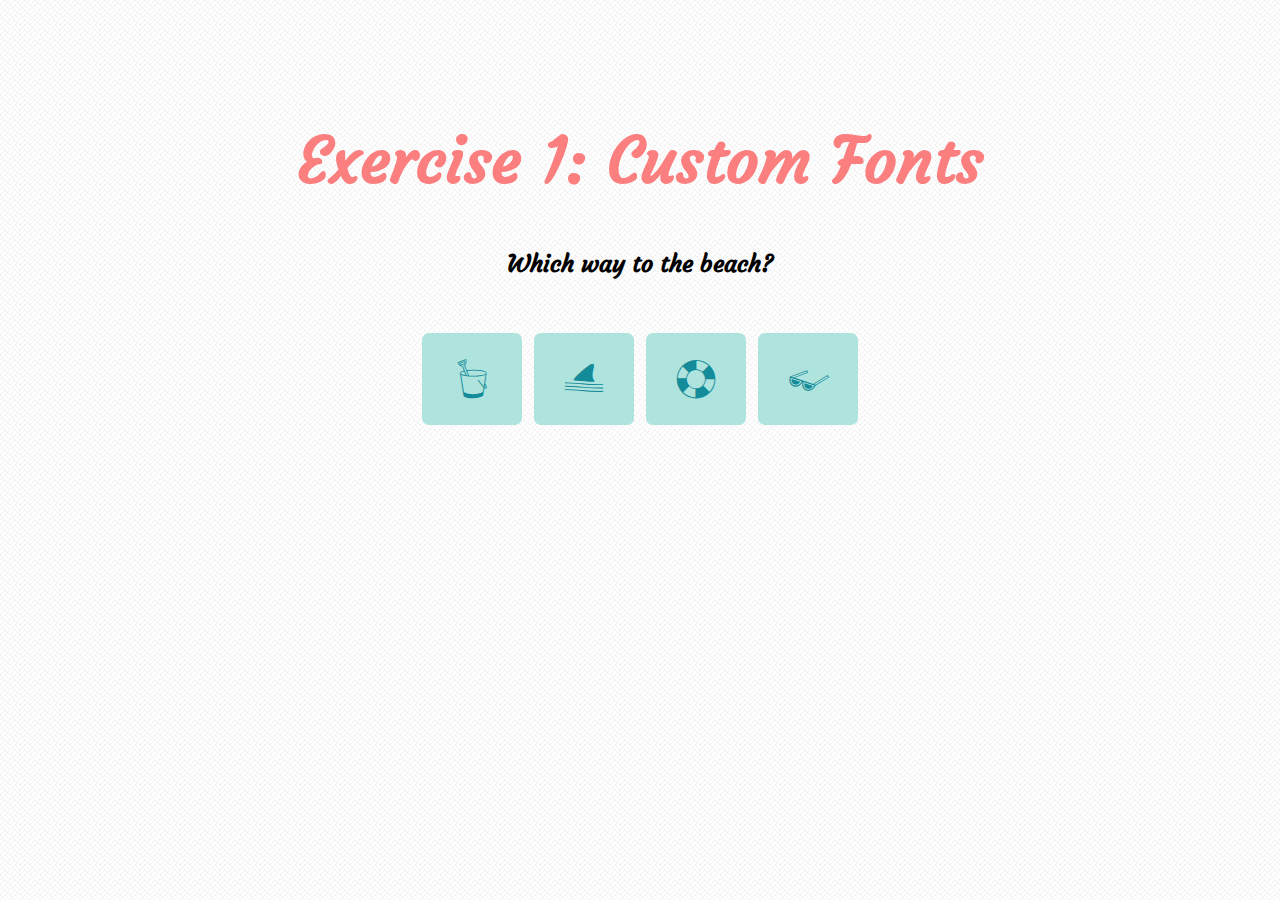
<file: index.html>
<!DOCTYPE html>
<html lang="en-ca">
<head>
	<meta charset="utf-8">
	<title>Exercise 1: Custom Fonts</title>
	<link href='http://fonts.googleapis.com/css?family=Courgette' rel='stylesheet' type='text/css'>
	<link href="css/style.css" rel="stylesheet">
	<meta name="handheldfriendly" content="true">
	<meta name="mobileoptimized" content="240">
	<meta name="viewport" content="width=device-width,initial-scale=1">
</head>
<body>

	<h1 class="ease-all">Exercise 1: Custom Fonts</h1>
	
	<h2 class="ease-all"><a href="index.html">Which way to the beach?</a></h2>

	<a href="bucket.html" class="ease-all btn"><i class="icon-bucket"></i></a
	><a href="shark.html" class="ease-all btn"><i class="icon-shark"></i></a
	><a href="pfd.html" class="ease-all btn"><i class="icon-lifesaver"></i></a
	><a href="shades.html" class="ease-all btn"><i class="icon-glasses"></i></a>
	
</body>
</html>
</file>
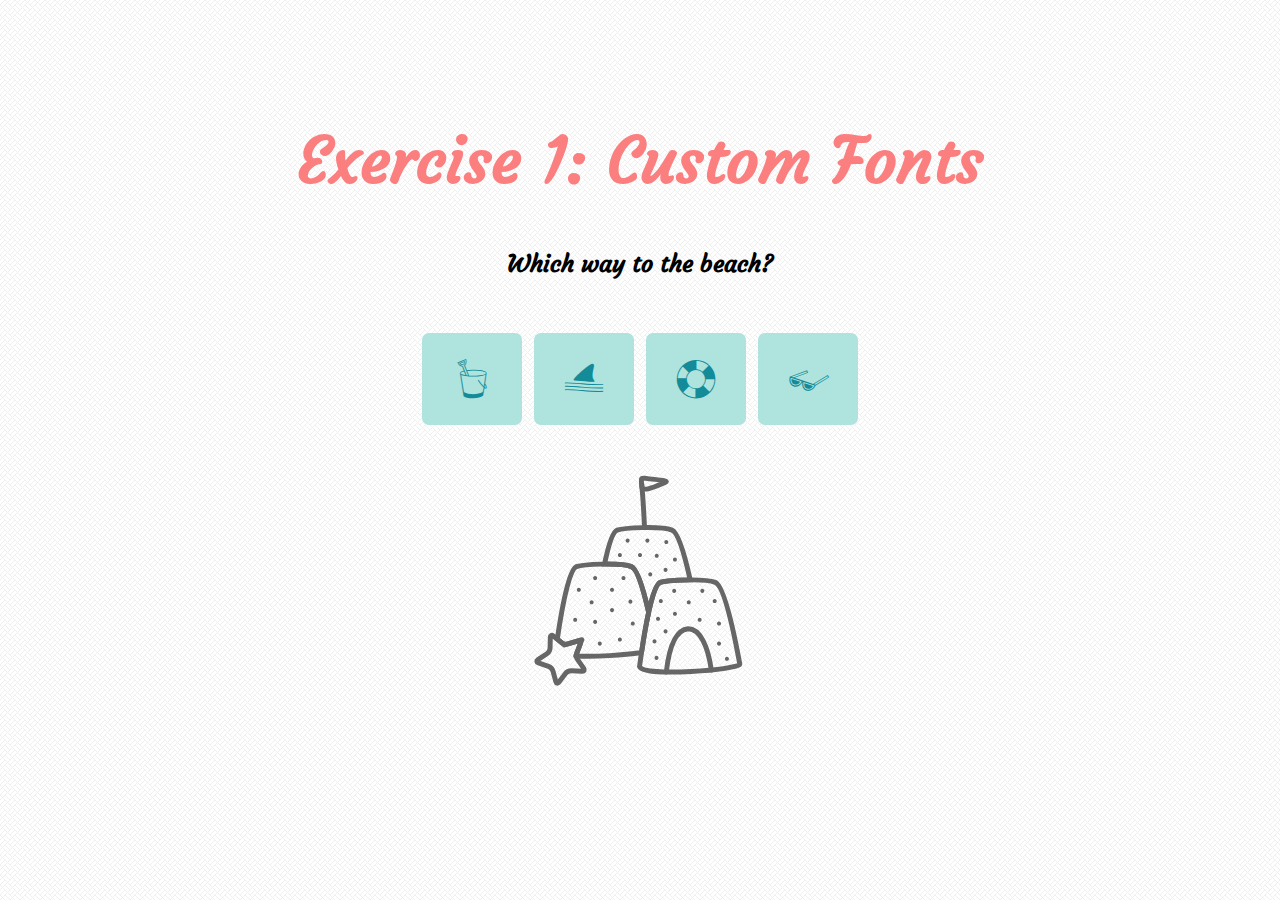
<file: bucket.html>
<!DOCTYPE html>
<html lang="en-ca">
<head>
	<meta charset="utf-8">
	<title>Exercise 1: Custom Fonts</title>
	<link href='http://fonts.googleapis.com/css?family=Courgette' rel='stylesheet' type='text/css'>
	<link href="css/style.css" rel="stylesheet">
	<meta name="handheldfriendly" content="true">
	<meta name="mobileoptimized" content="240">
	<meta name="viewport" content="width=device-width,initial-scale=1">
</head>
<body>

	<h1 class="ease-all">Exercise 1: Custom Fonts</h1>
	
	<h2 class="ease-all"><a href="index.html">Which way to the beach?</a></h2>
	
	<a href="bucket.html" class="ease-all btn"><i class="icon-bucket"></i></a
	><a href="shark.html" class="ease-all btn"><i class="icon-shark"></i></a
	><a href="pfd.html" class="ease-all btn"><i class="icon-lifesaver"></i></a
	><a href="shades.html" class="ease-all btn"><i class="icon-glasses"></i></a>
	
	<img src="images/castle.svg" class="img-flex ease-all">

</body>
</html>
</file>
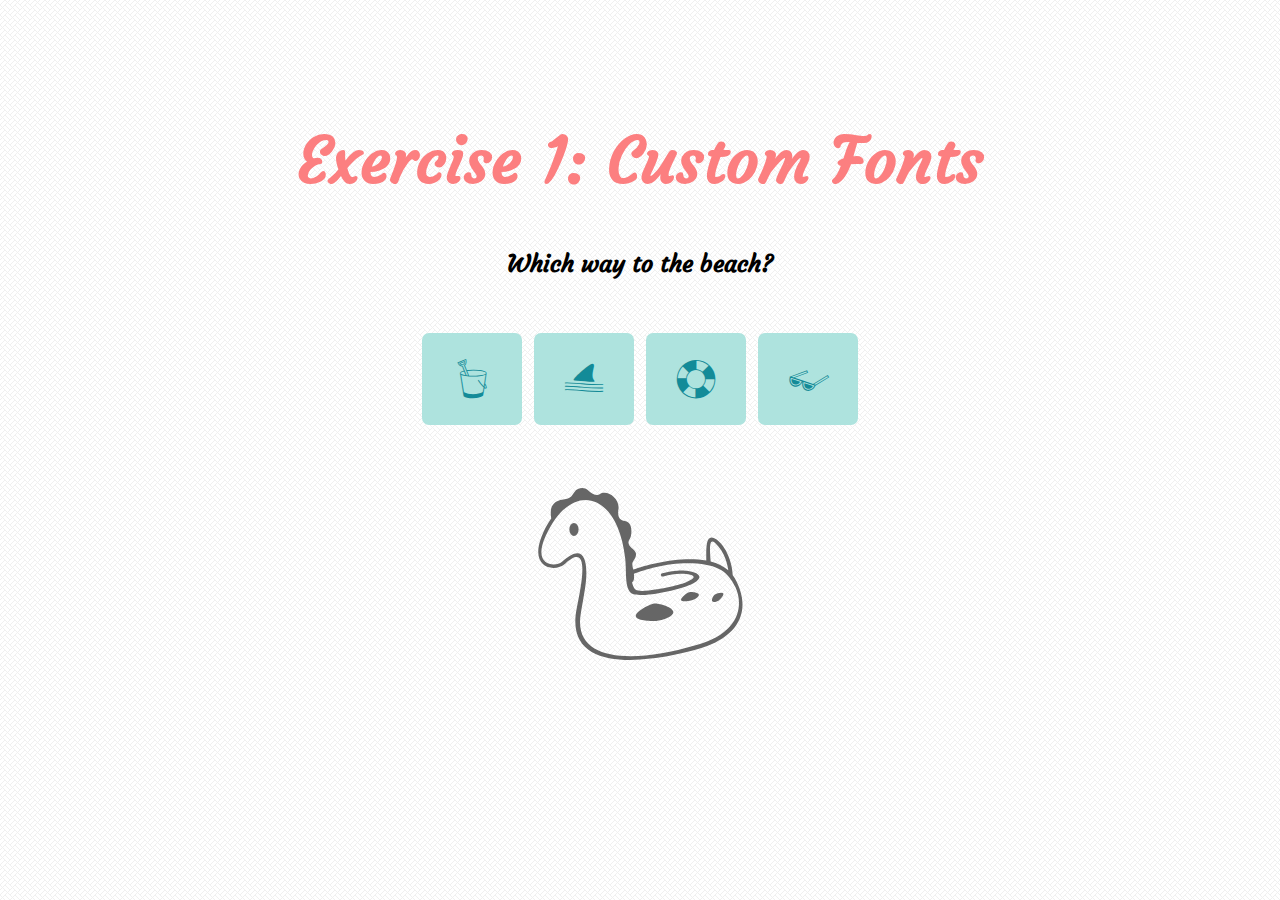
<file: pfd.html>
<!DOCTYPE html>
<html lang="en-ca">
<head>
	<meta charset="utf-8">
	<title>Exercise 1: Custom Fonts</title>
	<link href='http://fonts.googleapis.com/css?family=Courgette' rel='stylesheet' type='text/css'>
	<link href="css/style.css" rel="stylesheet">
	<meta name="handheldfriendly" content="true">
	<meta name="mobileoptimized" content="240">
	<meta name="viewport" content="width=device-width,initial-scale=1">
</head>
<body>

	<h1 class="ease-all">Exercise 1: Custom Fonts</h1>
	
	<h2 class="ease-all"><a href="index.html">Which way to the beach?</a></h2>
	
	<a href="bucket.html" class="ease-all btn"><i class="icon-bucket"></i></a
	><a href="shark.html" class="ease-all btn"><i class="icon-shark"></i></a
	><a href="pfd.html" class="ease-all btn"><i class="icon-lifesaver"></i></a
	><a href="shades.html" class="ease-all btn"><i class="icon-glasses"></i></a>
	
	<img src="images/floaty.svg" class="img-flex ease-all">

</body>
</html>
</file>
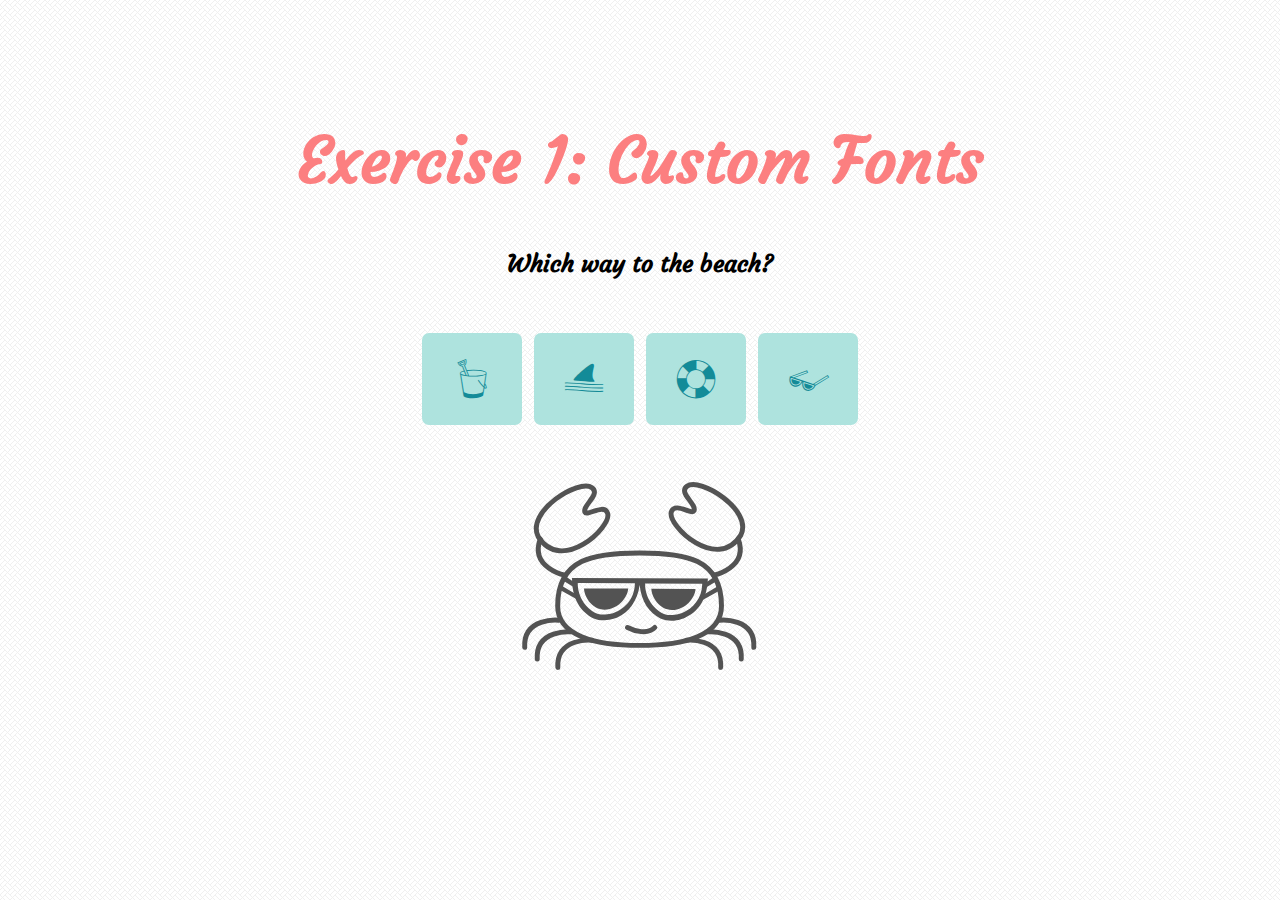
<file: shades.html>
<!DOCTYPE html>
<html lang="en-ca">
<head>
	<meta charset="utf-8">
	<title>Exercise 1: Custom Fonts</title>
	<link href='http://fonts.googleapis.com/css?family=Courgette' rel='stylesheet' type='text/css'>
	<link href="css/style.css" rel="stylesheet">
	<meta name="handheldfriendly" content="true">
	<meta name="mobileoptimized" content="240">
	<meta name="viewport" content="width=device-width,initial-scale=1">
</head>
<body>

	<h1 class="ease-all">Exercise 1: Custom Fonts</h1>
	
	<h2 class="ease-all"><a href="index.html">Which way to the beach?</a></h2>
	
	<a href="bucket.html" class="ease-all btn"><i class="icon-bucket"></i></a
	><a href="shark.html" class="ease-all btn"><i class="icon-shark"></i></a
	><a href="pfd.html" class="ease-all btn"><i class="icon-lifesaver"></i></a
	><a href="shades.html" class="ease-all btn"><i class="icon-glasses"></i></a>
	
	<img src="images/crab.svg" class="img-flex ease-all">	

</body>
</html>
</file>
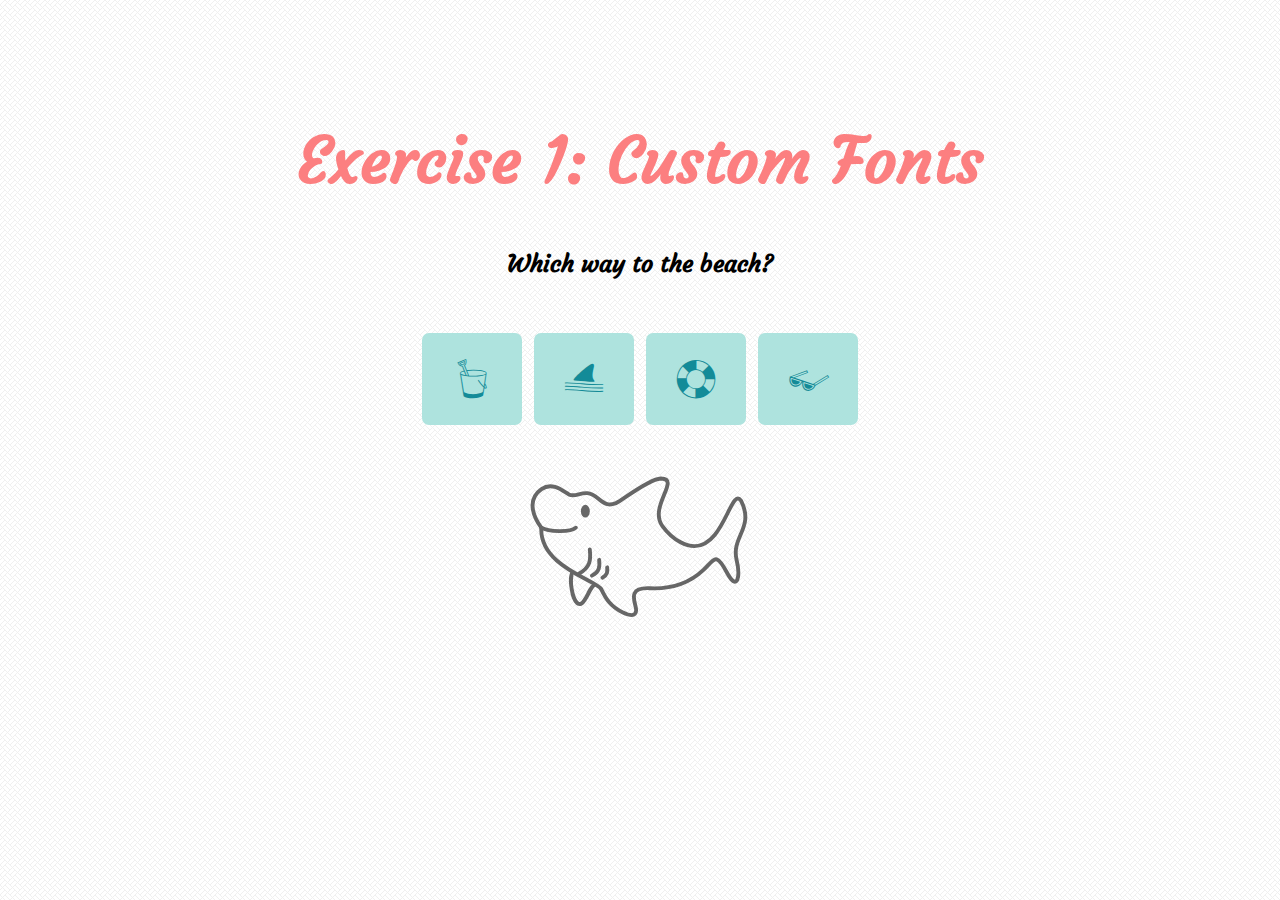
<file: shark.html>
<!DOCTYPE html>
<html lang="en-ca">
<head>
	<meta charset="utf-8">
	<title>Exercise 1: Custom Fonts</title>
	<link href='http://fonts.googleapis.com/css?family=Courgette' rel='stylesheet' type='text/css'>
	<link href="css/style.css" rel="stylesheet">
	<meta name="handheldfriendly" content="true">
	<meta name="mobileoptimized" content="240">
	<meta name="viewport" content="width=device-width,initial-scale=1">
</head>
<body>

	<h1 class="ease-all">Exercise 1: Custom Fonts</h1>
	
	<h2 class="ease-all"><a href="index.html">Which way to the beach?</a></h2>
	
	<a href="bucket.html" class="ease-all btn"><i class="icon-bucket"></i></a
	><a href="shark.html" class="ease-all btn"><i class="icon-shark"></i></a
	><a href="pfd.html" class="ease-all btn"><i class="icon-lifesaver"></i></a
	><a href="shades.html" class="ease-all btn"><i class="icon-glasses"></i></a>	
	
	<img src="images/shark.svg" class="img-flex ease-all">

</body>
</html>
</file>
<file: css/style.css>
/* This file contains all our mixins */
@font-face {
  font-family: 'custom-font';
  src: url('../fonts/custom-font.eot?75793352');
  src: url('../fonts/custom-font.eot?75793352#iefix') format('embedded-opentype'), url('../fonts/custom-font.woff?75793352') format('woff'), url('../fonts/custom-font.ttf?75793352') format('truetype'), url('../fonts/custom-font.svg?75793352#custom-font') format('svg');
  font-weight: normal;
  font-style: normal; }

/* Chrome hack: SVG is rendered more smooth in Windozze. 100% magic, uncomment if you need it. */
/* Note, that will break hinting! In other OS-es font will be not as sharp as it could be */
/*
@media screen and (-webkit-min-device-pixel-ratio:0) {
  @font-face {
    font-family: 'custom-font';
    src: url('../font/custom-font.svg?75793352#custom-font') format('svg');
  }
}
*/
/* line 22, /Users/Julia/Documents/Graphic Design/Year 3/Semester II/Web/exercise-2/scss/components/custom-font */
[class^="icon-"]:before, [class*=" icon-"]:before {
  font-family: "custom-font";
  font-style: normal;
  font-weight: normal;
  speak: none;
  display: inline-block;
  text-decoration: inherit;
  width: 1em;
  margin-right: 0.2em;
  text-align: center;
  /* opacity: .8; */
  /* For safety - reset parent styles, that can break glyph codes*/
  font-variant: normal;
  text-transform: none;
  /* fix buttons height, for twitter bootstrap */
  line-height: 1em;
  /* Animation center compensation - margins should be symmetric */
  /* remove if not needed */
  margin-left: 0.2em
  /* you can be more comfortable with increased icons size */
  /* font-size: 120%; */
  /* Uncomment for 3D effect */
  /* text-shadow: 1px 1px 1px rgba(127, 127, 127, 0.3); */ }

/* line 53, /Users/Julia/Documents/Graphic Design/Year 3/Semester II/Web/exercise-2/scss/components/custom-font */
.icon-ball:before {
  content: '\e800'; }

/* '' */
/* line 54, /Users/Julia/Documents/Graphic Design/Year 3/Semester II/Web/exercise-2/scss/components/custom-font */
.icon-bucket:before {
  content: '\e801'; }

/* '' */
/* line 55, /Users/Julia/Documents/Graphic Design/Year 3/Semester II/Web/exercise-2/scss/components/custom-font */
.icon-floaty:before {
  content: '\e802'; }

/* '' */
/* line 56, /Users/Julia/Documents/Graphic Design/Year 3/Semester II/Web/exercise-2/scss/components/custom-font */
.icon-glasses:before {
  content: '\e803'; }

/* '' */
/* line 57, /Users/Julia/Documents/Graphic Design/Year 3/Semester II/Web/exercise-2/scss/components/custom-font */
.icon-lifesaver:before {
  content: '\e804'; }

/* '' */
/* line 58, /Users/Julia/Documents/Graphic Design/Year 3/Semester II/Web/exercise-2/scss/components/custom-font */
.icon-shark:before {
  content: '\e806'; }

/* '' */
/* line 59, /Users/Julia/Documents/Graphic Design/Year 3/Semester II/Web/exercise-2/scss/components/custom-font */
.icon-sun:before {
  content: '\e807'; }

/* '' */
@-moz-viewport {
  width: device-width;
  scale: 1; }

@-ms-viewport {
  width: device-width;
  scale: 1; }

@-o-viewport {
  width: device-width;
  scale: 1; }

@-webkit-viewport {
  width: device-width;
  scale: 1; }

@viewport {
  width: device-width;
  scale: 1; }

/* line 7, /Users/Julia/Documents/Graphic Design/Year 3/Semester II/Web/exercise-2/scss/components/main */
html {
  box-sizing: border-box;
  -ms-text-size-adjust: 100%;
  -webkit-text-size-adjust: 100%;
  text-size-adjust: 100%;
  font-family: 'Courgette', sans-serif;
  text-align: center;
  background: url(../images/cream_pixels.png); }

/* line 20, /Users/Julia/Documents/Graphic Design/Year 3/Semester II/Web/exercise-2/scss/components/main */
*, *:before, *:after {
  box-sizing: inherit; }

/* line 24, /Users/Julia/Documents/Graphic Design/Year 3/Semester II/Web/exercise-2/scss/components/main */
.img-flex {
  display: block;
  width: 15rem;
  margin: auto;
  padding-top: 1.5rem; }

/* line 31, /Users/Julia/Documents/Graphic Design/Year 3/Semester II/Web/exercise-2/scss/components/main */
h1 {
  font-size: 4rem;
  color: #FC7F80;
  padding-top: 7rem;
  margin: 0; }

/* line 38, /Users/Julia/Documents/Graphic Design/Year 3/Semester II/Web/exercise-2/scss/components/main */
h2 {
  padding: 3rem;
  margin: 0; }

/* line 43, /Users/Julia/Documents/Graphic Design/Year 3/Semester II/Web/exercise-2/scss/components/main */
a, a:visited, a:hover, a:focus, a:active {
  text-decoration: none;
  color: #000; }

/* line 48, /Users/Julia/Documents/Graphic Design/Year 3/Semester II/Web/exercise-2/scss/components/main */
.btn {
  background-color: #AEE3DE;
  border-radius: 7px;
  padding: 1rem;
  margin: 0.4rem;
  font-size: 3rem;
  text-decoration: none;
  color: #138B98;
  display: inline-block; }
  /* line 12, /Users/Julia/Documents/Graphic Design/Year 3/Semester II/Web/exercise-2/scss/mixins */
  .btn:hover {
    background-color: #107B88;
    color: #AEE3DE;
    -webkit-transform: scale(1.1, 1.1);
    -ms-transform: scale(1.1, 1.1);
    transform: scale(1.1, 1.1); }
  /* line 21, /Users/Julia/Documents/Graphic Design/Year 3/Semester II/Web/exercise-2/scss/mixins */
  .btn:active {
    background-color: #063244; }

/* line 52, /Users/Julia/Documents/Graphic Design/Year 3/Semester II/Web/exercise-2/scss/components/main */
.btn:visited {
  background-color: #AEE3DE;
  border-radius: 7px;
  padding: 1rem;
  margin: 0.4rem;
  font-size: 3rem;
  text-decoration: none;
  color: #138B98;
  display: inline-block; }
  /* line 12, /Users/Julia/Documents/Graphic Design/Year 3/Semester II/Web/exercise-2/scss/mixins */
  .btn:visited:hover {
    background-color: #107B88;
    color: #AEE3DE;
    -webkit-transform: scale(1.1, 1.1);
    -ms-transform: scale(1.1, 1.1);
    transform: scale(1.1, 1.1); }
  /* line 21, /Users/Julia/Documents/Graphic Design/Year 3/Semester II/Web/exercise-2/scss/mixins */
  .btn:visited:active {
    background-color: #063244; }

/* line 56, /Users/Julia/Documents/Graphic Design/Year 3/Semester II/Web/exercise-2/scss/components/main */
.ease-all {
  transition: all 300ms ease-in-out; }

@media only screen and (max-width: 29.9em) {
  /* line 66, /Users/Julia/Documents/Graphic Design/Year 3/Semester II/Web/exercise-2/scss/components/main */
  html {
    font-size: 90%; }
 }

@media only screen and (max-width: 26.9em) {
  /* line 74, /Users/Julia/Documents/Graphic Design/Year 3/Semester II/Web/exercise-2/scss/components/main */
  html {
    font-size: 85%; }
 }

@media only screen and (max-width: 25.9em) {
  /* line 82, /Users/Julia/Documents/Graphic Design/Year 3/Semester II/Web/exercise-2/scss/components/main */
  html {
    font-size: 80%; }
 }

@media only screen and (max-width: 23.4em) {
  /* line 90, /Users/Julia/Documents/Graphic Design/Year 3/Semester II/Web/exercise-2/scss/components/main */
  html {
    font-size: 75%; }

  /* line 94, /Users/Julia/Documents/Graphic Design/Year 3/Semester II/Web/exercise-2/scss/components/main */
  h1 {
    font-size: 3.6rem; }
 }
</file>
